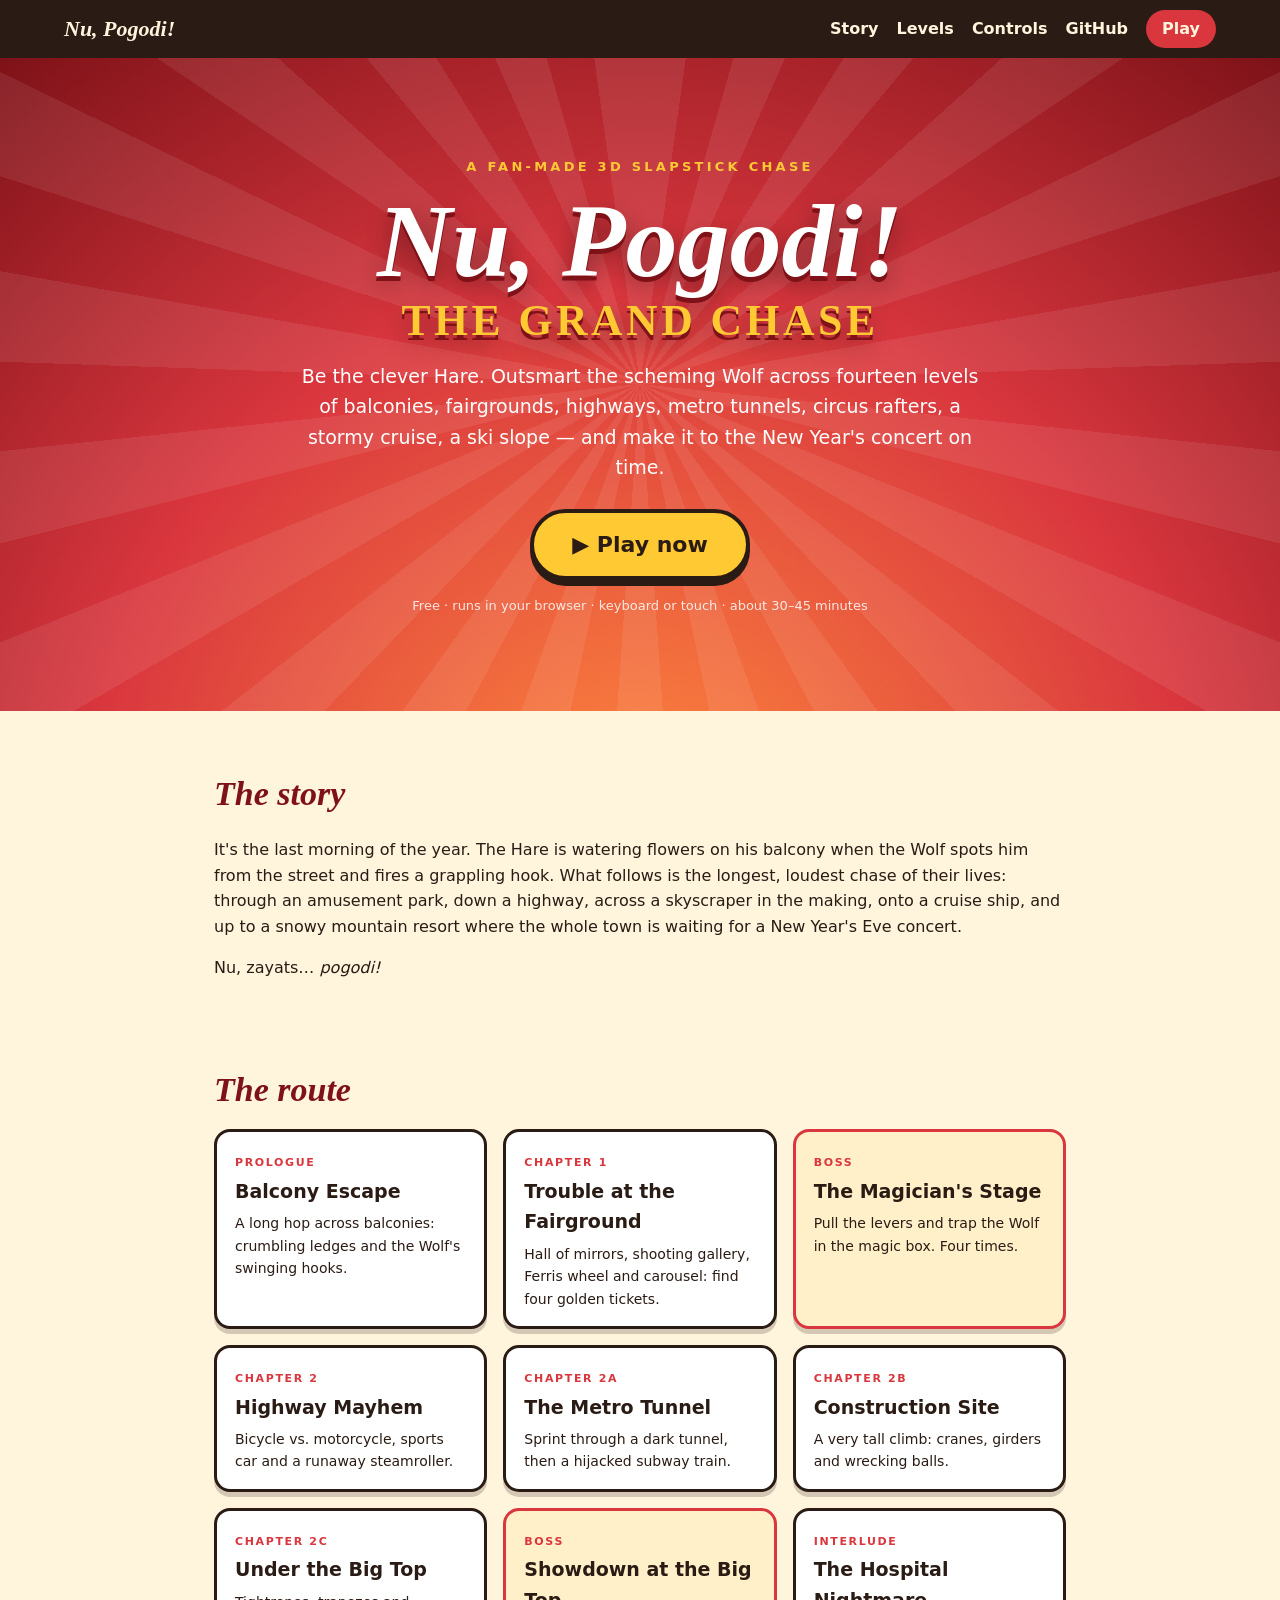
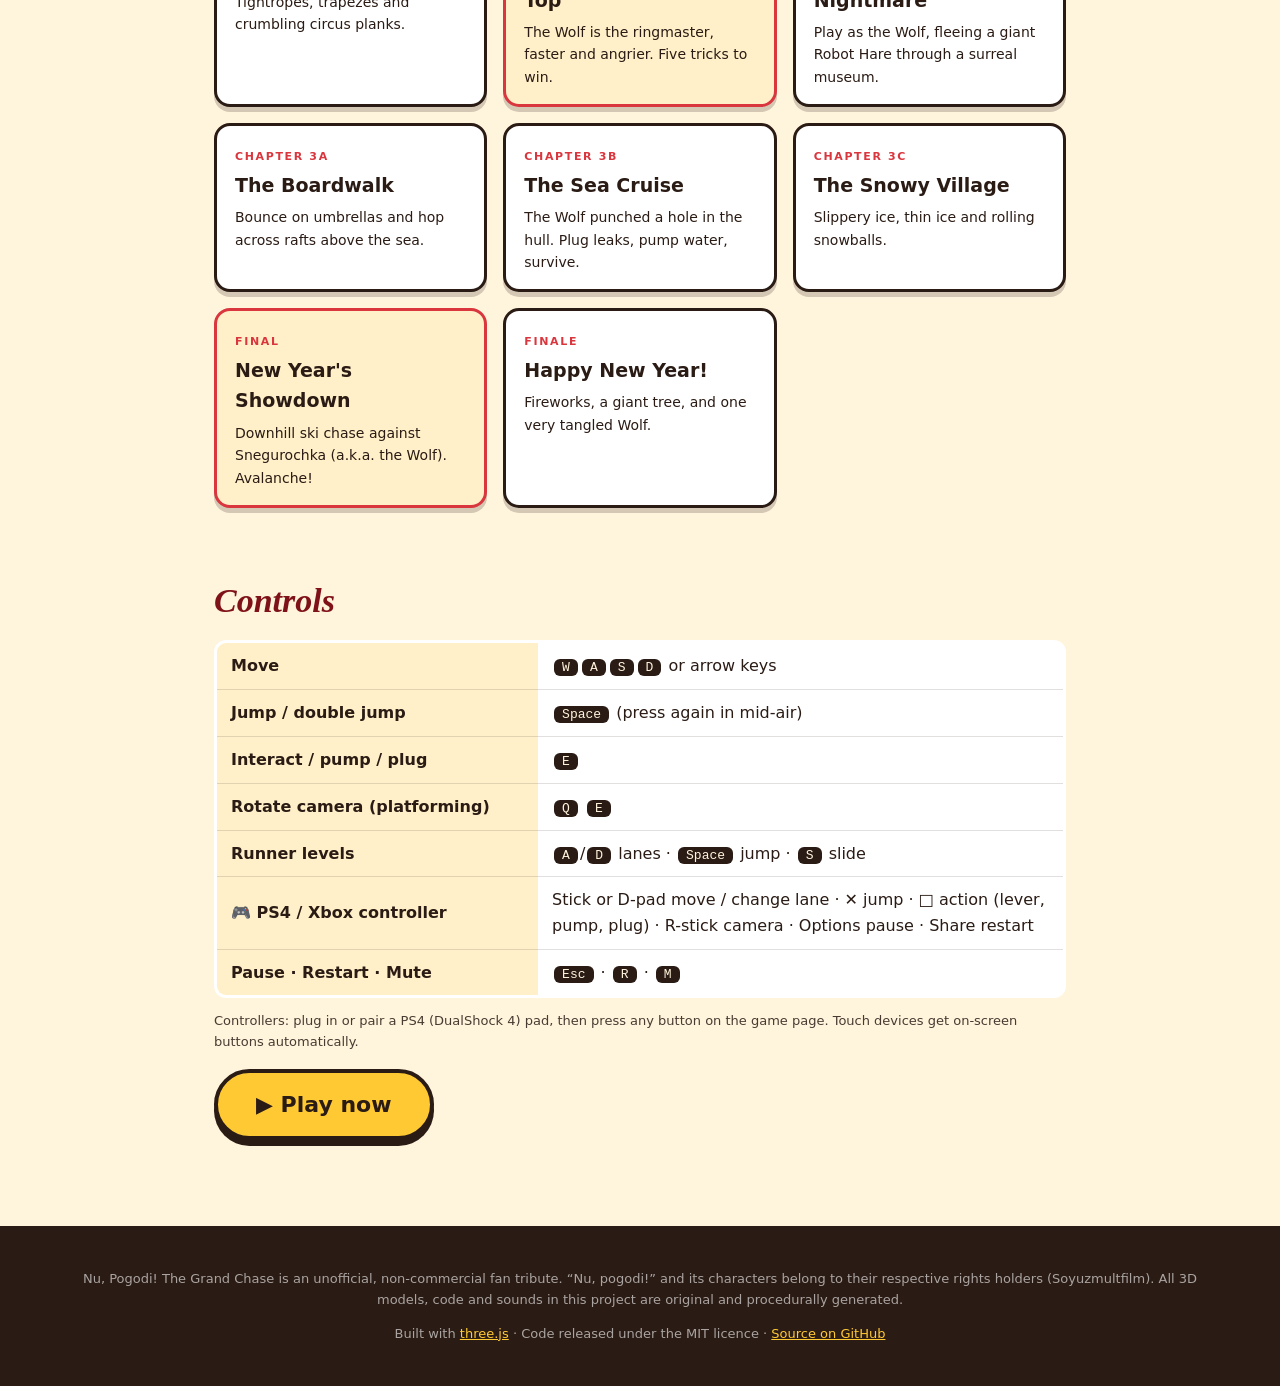
<file: index.html>
﻿<!doctype html>
<html lang="en">
<head>
  <meta charset="utf-8">
  <meta name="viewport" content="width=device-width, initial-scale=1">
  <title>Nu, Pogodi! The Grand Chase – a free 3D browser game</title>
  <meta name="description" content="Nu, Pogodi! The Grand Chase: a free, fan-made 3D slapstick action-platformer. Outwit the Wolf across six locations and reach the New Year's concert on time. Plays in your browser.">
  <meta property="og:title" content="Nu, Pogodi! The Grand Chase">
  <meta property="og:description" content="Free fan-made 3D slapstick chase game – play instantly in your browser.">
  <meta property="og:type" content="website">
  <link rel="icon" href="favicon.svg" type="image/svg+xml">
  <link rel="stylesheet" href="css/site.css">
</head>
<body>
  <header class="top">
    <a class="brand" href="#top">Nu, Pogodi!</a>
    <nav>
      <a href="#story">Story</a><a href="#levels">Levels</a><a href="#controls">Controls</a>
      <a id="gh-link" href="https://github.com/" rel="noopener">GitHub</a>
      <a class="cta-s" href="play.html">Play</a>
    </nav>
  </header>

  <main id="top">
    <section class="hero">
      <div class="burst" aria-hidden="true"></div>
      <p class="kicker">A fan-made 3D slapstick chase</p>
      <h1>Nu, Pogodi!<small>The Grand Chase</small></h1>
      <p class="lead">Be the clever Hare. Outsmart the scheming Wolf across fourteen levels of balconies, fairgrounds, highways, metro tunnels, circus rafters, a stormy cruise, a ski slope — and make it to the New Year's concert on time.</p>
      <p><a class="cta" href="play.html">▶ Play now</a></p>
      <p class="fine">Free · runs in your browser · keyboard or touch · about 30–45 minutes</p>
    </section>

    <section id="story" class="wrap">
      <h2>The story</h2>
      <p>It's the last morning of the year. The Hare is watering flowers on his balcony when the Wolf spots him from the street and fires a grappling hook. What follows is the longest, loudest chase of their lives: through an amusement park, down a highway, across a skyscraper in the making, onto a cruise ship, and up to a snowy mountain resort where the whole town is waiting for a New Year's Eve concert.</p>
      <p>Nu, zayats… <em>pogodi!</em></p>
    </section>

    <section id="levels" class="wrap">
      <h2>The route</h2>
      <div class="grid">
        <article><span>Prologue</span><h3>Balcony Escape</h3><p>A long hop across balconies: crumbling ledges and the Wolf's swinging hooks.</p></article>
        <article><span>Chapter 1</span><h3>Trouble at the Fairground</h3><p>Hall of mirrors, shooting gallery, Ferris wheel and carousel: find four golden tickets.</p></article>
        <article class="boss"><span>Boss</span><h3>The Magician's Stage</h3><p>Pull the levers and trap the Wolf in the magic box. Four times.</p></article>
        <article><span>Chapter 2</span><h3>Highway Mayhem</h3><p>Bicycle vs. motorcycle, sports car and a runaway steamroller.</p></article>
        <article><span>Chapter 2a</span><h3>The Metro Tunnel</h3><p>Sprint through a dark tunnel, then a hijacked subway train.</p></article>
        <article><span>Chapter 2b</span><h3>Construction Site</h3><p>A very tall climb: cranes, girders and wrecking balls.</p></article>
        <article><span>Chapter 2c</span><h3>Under the Big Top</h3><p>Tightropes, trapezes and crumbling circus planks.</p></article>
        <article class="boss"><span>Boss</span><h3>Showdown at the Big Top</h3><p>The Wolf is the ringmaster, faster and angrier. Five tricks to win.</p></article>
        <article><span>Interlude</span><h3>The Hospital Nightmare</h3><p>Play as the Wolf, fleeing a giant Robot Hare through a surreal museum.</p></article>
        <article><span>Chapter 3a</span><h3>The Boardwalk</h3><p>Bounce on umbrellas and hop across rafts above the sea.</p></article>
        <article><span>Chapter 3b</span><h3>The Sea Cruise</h3><p>The Wolf punched a hole in the hull. Plug leaks, pump water, survive.</p></article>
        <article><span>Chapter 3c</span><h3>The Snowy Village</h3><p>Slippery ice, thin ice and rolling snowballs.</p></article>
        <article class="boss"><span>Final</span><h3>New Year's Showdown</h3><p>Downhill ski chase against Snegurochka (a.k.a. the Wolf). Avalanche!</p></article>
        <article><span>Finale</span><h3>Happy New Year!</h3><p>Fireworks, a giant tree, and one very tangled Wolf.</p></article>
      </div>
    </section>

    <section id="controls" class="wrap">
      <h2>Controls</h2>
      <table>
        <tr><th>Move</th><td><kbd>W</kbd><kbd>A</kbd><kbd>S</kbd><kbd>D</kbd> or arrow keys</td></tr>
        <tr><th>Jump / double jump</th><td><kbd>Space</kbd> (press again in mid-air)</td></tr>
        <tr><th>Interact / pump / plug</th><td><kbd>E</kbd></td></tr>
        <tr><th>Rotate camera (platforming)</th><td><kbd>Q</kbd> <kbd>E</kbd></td></tr>
        <tr><th>Runner levels</th><td><kbd>A</kbd>/<kbd>D</kbd> lanes · <kbd>Space</kbd> jump · <kbd>S</kbd> slide</td></tr>
        <tr><th>🎮 PS4 / Xbox controller</th><td>Stick or D-pad move / change lane · ✕ jump · □ action (lever, pump, plug) · R-stick camera · Options pause · Share restart</td></tr>
        <tr><th>Pause · Restart · Mute</th><td><kbd>Esc</kbd> · <kbd>R</kbd> · <kbd>M</kbd></td></tr>
      </table>
      <p class="fine">Controllers: plug in or pair a PS4 (DualShock 4) pad, then press any button on the game page. Touch devices get on-screen buttons automatically.</p>
      <p><a class="cta" href="play.html">▶ Play now</a></p>
    </section>
  </main>

  <footer>
    <p>Nu, Pogodi! The Grand Chase is an unofficial, non-commercial fan tribute. “Nu, pogodi!” and its characters belong to their respective rights holders (Soyuzmultfilm). All 3D models, code and sounds in this project are original and procedurally generated.</p>
    <p>Built with <a href="https://threejs.org" rel="noopener">three.js</a> · Code released under the MIT licence · <a id="gh-link2" href="https://github.com/" rel="noopener">Source on GitHub</a></p>
  </footer>

  <script>
    // Point the GitHub links at the repo this site is served from (github.io/<user>/<repo>/)
    (function () {
      var h = location.hostname, m = h.match(/^([^.]+)\.github\.io$/);
      if (!m) return;
      var repo = location.pathname.split('/').filter(Boolean)[0];
      var url = 'https://github.com/' + m[1] + (repo ? '/' + repo : '');
      ['gh-link', 'gh-link2'].forEach(function (id) { var a = document.getElementById(id); if (a) a.href = url; });
    })();
  </script>
</body>
</html>
</file>
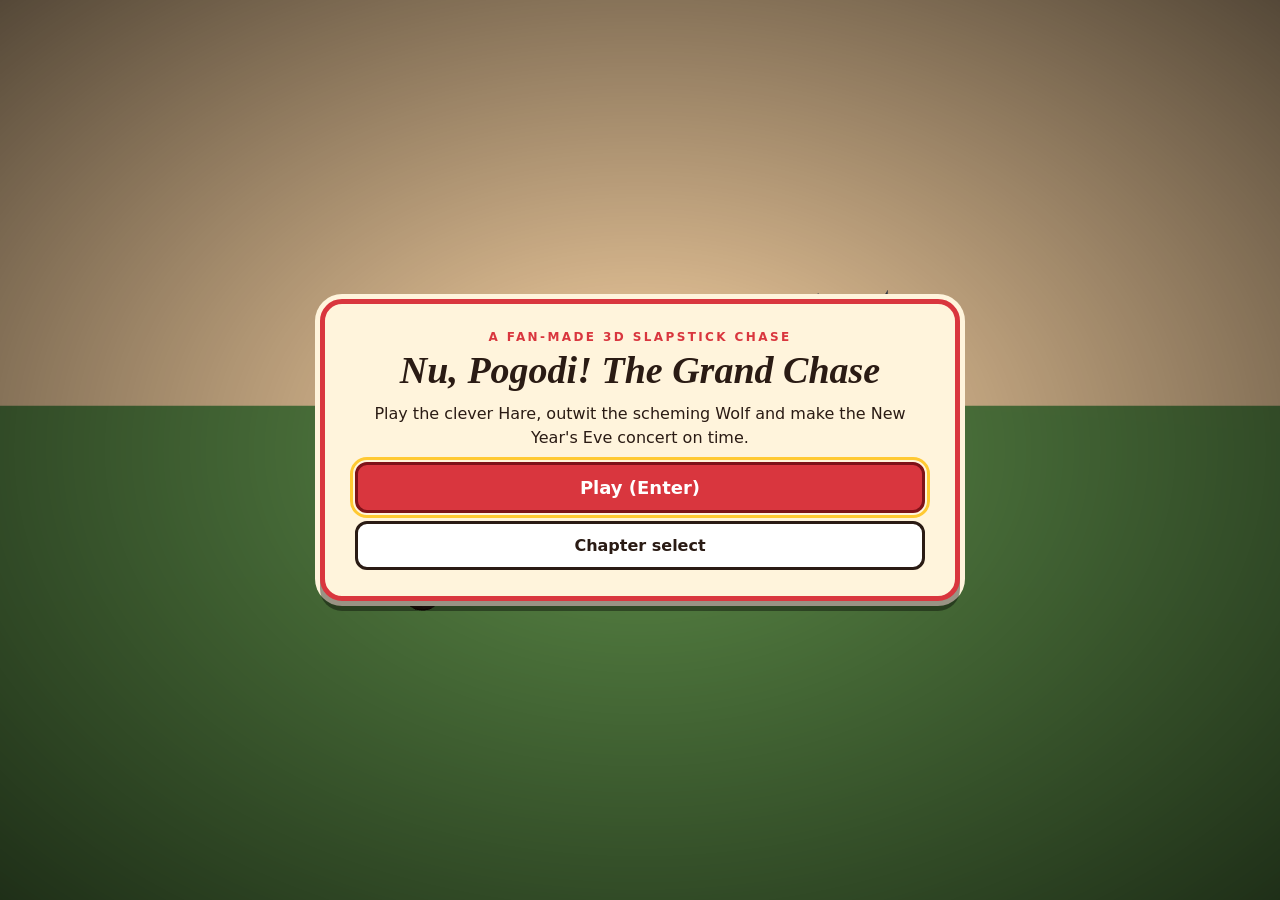
<file: play.html>
<!doctype html>
<html lang="en">
<head>
  <meta charset="utf-8">
  <meta name="viewport" content="width=device-width, initial-scale=1, maximum-scale=1, user-scalable=no">
  <title>Play – Nu, Pogodi! The Grand Chase</title>
  <meta name="description" content="Play Nu, Pogodi! The Grand Chase – a free fan-made 3D slapstick chase game in your browser.">
  <link rel="icon" href="favicon.svg" type="image/svg+xml">
  <link rel="stylesheet" href="css/game.css">
  <script type="importmap">
    { "imports": { "three": "./vendor/three.module.js" } }
  </script>
</head>
<body>
  <canvas id="c"></canvas>

  <div id="hud" class="hidden">
    <div id="hud-top">
      <a class="home" href="index.html" title="Back to website">⌂</a>
      <div id="hud-title"></div>
      <div id="hud-info"></div>
    </div>
    <div id="bars">
      <div id="bar-a" class="bar hidden"><span></span><div><i></i></div></div>
      <div id="bar-b" class="bar hidden"><span></span><div><i></i></div></div>
    </div>
    <div id="hint"></div>
    <div id="toast"></div>
    <div id="keys-help">Esc: pause • R: restart • M: mute</div>
  </div>

  <div id="touch">
    <div class="pad left">
      <button data-key="KeyW">▲</button>
      <button data-key="KeyA">◀</button>
      <button data-key="KeyS">▼</button>
      <button data-key="KeyD">▶</button>
    </div>
    <div class="pad right">
      <button data-key="KeyE">E</button>
      <button data-key="Space" class="big">JUMP</button>
    </div>
  </div>

  <div id="card-wrap" class="hidden"><div id="card"></div></div>
  <div id="fatal" class="hidden"><div><h2>The game could not start</h2><p id="fatal-msg"></p></div></div>
  <script>
    (function () {
      var box = document.getElementById('fatal'), msg = document.getElementById('fatal-msg');
      function show(t) { msg.innerHTML = t; box.classList.remove('hidden'); }
      if (location.protocol === 'file:') {
        show('Browsers block game scripts when a page is opened straight from a folder.<br><br><b>Fix:</b> double-click <code>PLAY.bat</code> in the game folder (it starts a tiny local server and opens the game), or play online on the website.');
        return;
      }
      addEventListener('error', function (e) { show('Something went wrong: ' + (e.message || 'script error') + '<br>Try a modern browser (Chrome, Edge, Firefox) with WebGL enabled.'); });
      setTimeout(function () { if (!window.__game) show('The game is taking too long to load. Check your connection and reload the page.'); }, 8000);
    })();
  </script>
  <noscript><p style="color:#fff;padding:2rem">This game needs JavaScript and WebGL.</p></noscript>

  <script type="module" src="js/main.js"></script>
</body>
</html>
</file>
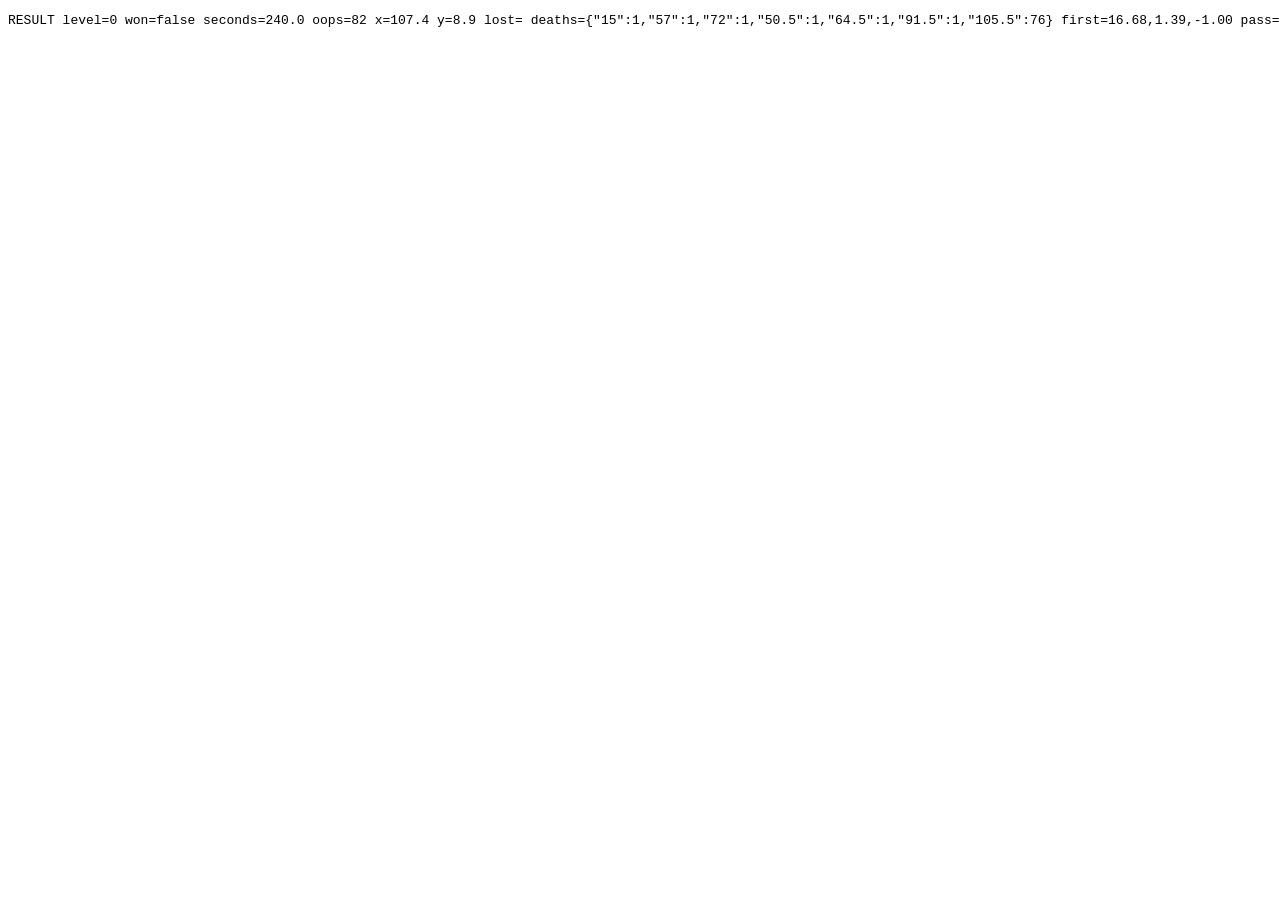
<file: tests/bot.html>
<!doctype html><meta charset="utf-8"><title>bot</title>
<script type="importmap">{ "imports": { "three": "../vendor/three.module.js" } }</script>
<div style="display:none"><span id="hud-title"></span><span id="hud-info"></span><div id="hint"></div><div id="toast"></div>
<div id="bar-a"><span></span><div><i></i></div></div><div id="bar-b"><span></span><div><i></i></div></div></div>
<pre id="out">running</pre>
<script type="module">
import { THREE, input, endFrame } from '../js/common.js';
import { LEVELS } from '../js/levels.js';
const n = +new URLSearchParams(location.search).get('level');
let won = false, lost = '';
const ctx = { camera: new THREE.PerspectiveCamera(), win() { won = true; }, lose(m) { lost = m; } };
const lv = LEVELS[n].make(ctx);
if (new URLSearchParams(location.search).has('nohaz')) lv.hazards = [];
const q = new URLSearchParams(location.search); if (q.has('sx')) { lv.pos.set(+q.get('sx'), 0.1, 0); lv.got = 99; }
const deaths = {}; let lastG = 0;
const dt = 1 / 60; let steps = 0, last = 0;
const press = (k) => { input.hit[k] = true; input.down[k] = true; };
for (; steps < 60 * 240 && !won; steps++) {
  input.down = {}; input.down.KeyD = true;
  if (lv.grounded) {
    const g = lv.ground; const edge = g.maxx - lv.pos.x;
    const next = lv.platforms.some((p) => p !== g && p.minx > g.maxx - 0.1 && p.minx - g.maxx < 6 && p.maxy - g.maxy < 4.5);
    if (edge < 0.45 && next) press('Space');
    const step = lv.platforms.some((p) => p !== g && p.maxy > g.maxy + 0.3 && p.maxy < g.maxy + 4 && p.minx - lv.pos.x > 0.2 && p.minx - lv.pos.x < 1.0 && Math.abs(p.cur.z - lv.pos.z) < p.d / 2);
    if (step) press('Space');
  } else {
    if (lv.vel.y > 0) input.down.Space = true;
    const tgt = lv.platforms.filter((p) => p.maxx > lv.pos.x && p.minx - lv.pos.x < 7).sort((a, b) => a.minx - b.minx)[0];
    if (tgt && lv.vel.y < -1 && lv.jumps < 2 && lv.pos.y < tgt.maxy - 0.2 && tgt.minx - lv.pos.x < 3.5) press('Space');
  }
  if (Math.abs(lv.pos.x-80)<0.1 && !window.pass) window.pass = lv.pos.toArray().map(v=>v.toFixed(2)).join(',')+' goal='+lv.goalPos.toArray().join(',');
  const pp = lv.pos.clone(); lv.update(dt); endFrame(); if (lv.oops !== last && !window.firstDeath) window.firstDeath = pp.toArray().map(v => v.toFixed(2)).join(',');
  if (lv.grounded) lastG = lv.ground.cur.x;
  if (lv.oops !== last) { last = lv.oops; deaths[lastG] = (deaths[lastG] || 0) + 1; }
}
document.getElementById('out').textContent = 'RESULT'+` level=${n} won=${won} seconds=${(steps / 60).toFixed(1)} oops=${lv.oops} x=${lv.pos.x.toFixed(1)} y=${lv.pos.y.toFixed(1)} lost=${lost} deaths=${JSON.stringify(deaths)} first=${window.firstDeath} pass=${window.pass}`;
</script>
</file>
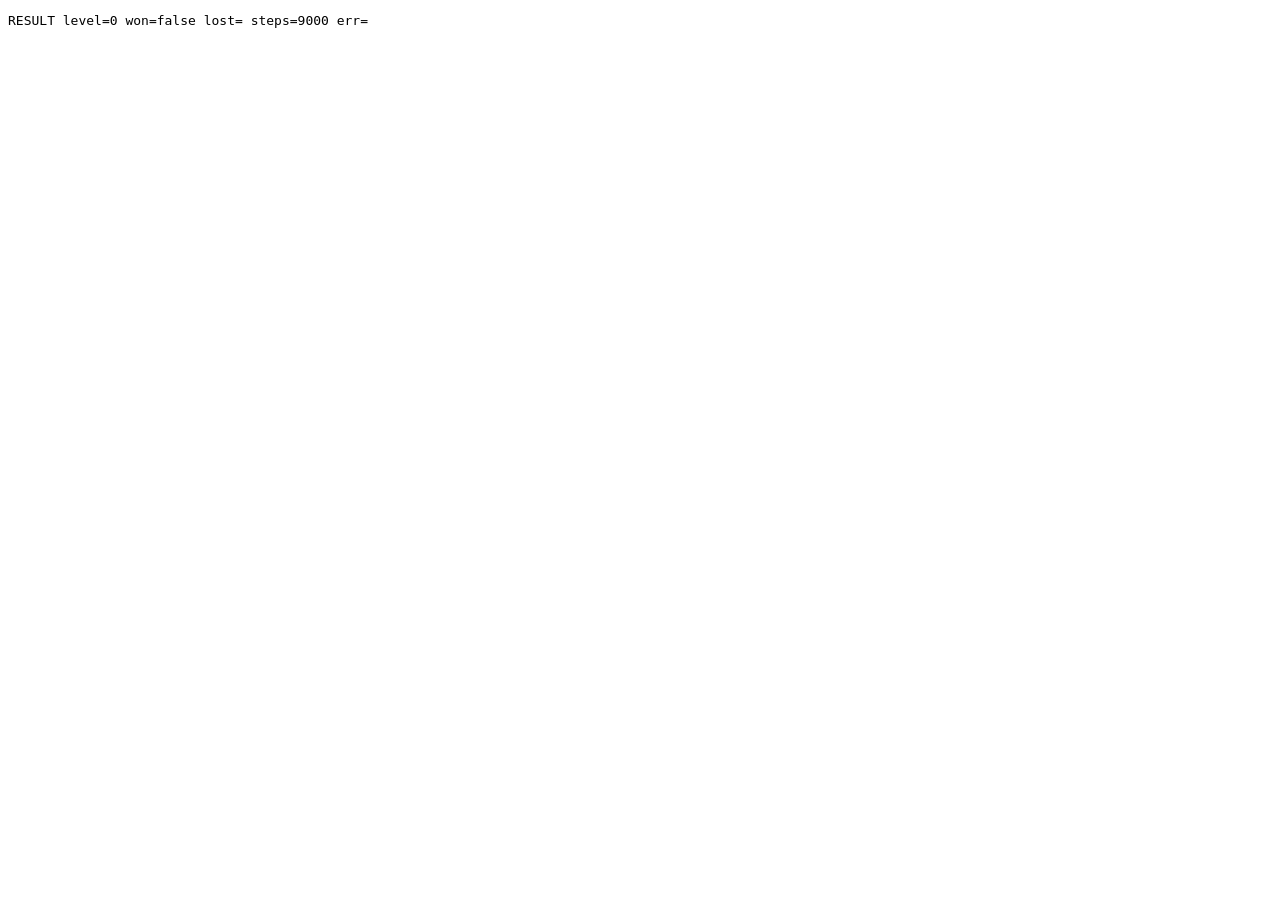
<file: tests/sim.html>
<!doctype html><meta charset="utf-8"><title>sim</title>
<script type="importmap">{ "imports": { "three": "../vendor/three.module.js" } }</script>
<div style="display:none"><span id="hud-title"></span><span id="hud-info"></span><div id="hint"></div><div id="toast"></div>
<div id="bar-a"><span></span><div><i></i></div></div><div id="bar-b"><span></span><div><i></i></div></div></div>
<pre id="out">running</pre>
<script type="module">
import { THREE, input, endFrame } from '../js/common.js';
import { LEVELS } from '../js/levels.js';
const q = new URLSearchParams(location.search); const n = +q.get('level');
let won = false, lost = '', err = '';
const ctx = { camera: new THREE.PerspectiveCamera(), win() { won = true; }, lose(m) { lost = m; } };
let steps = 0, lv;
try {
  lv = LEVELS[n].make(ctx);
  if (lv.cfg && lv.cfg.length) { lv.cfg.hitPenalty = 0; lv.cfg.gapMax = 99; lv.gap = 50; }
  for (; steps < 60 * 150 && !won && !lost; steps++) {
    input.down = {};
    if (q.has('hold')) input.down.KeyE = true;
    const go = (tx, tz) => { const dx = tx - lv.pos.x, dz = tz - lv.pos.z; if (Math.abs(dx) > 0.3) input.down[dx > 0 ? 'KeyD' : 'KeyA'] = true; if (Math.abs(dz) > 0.3) input.down[dz > 0 ? 'KeyS' : 'KeyW'] = true; return Math.hypot(dx, dz); };
    if (q.has('shipbot')) {
      const open = lv.leaks.filter((l) => l.state === 'open').sort((a, b) => Math.hypot(a.pos.x - lv.pos.x, a.pos.z - lv.pos.z) - Math.hypot(b.pos.x - lv.pos.x, b.pos.z - lv.pos.z))[0];
      const tgt = open ? { x: open.pos.x + (open.edge === 'back' ? 0 : (open.pos.x < 0 ? 1 : -1)), z: open.pos.z + (open.edge === 'back' ? 1.2 : 0) } : { x: lv.pumpPos.x + 1, z: lv.pumpPos.z };
      const d = go(tgt.x, tgt.z); if (d < 0.8) input.down.KeyE = true;
    }
    if (q.has('arenabot')) {
      if (lv.padOpen > 0) { const m = Math.hypot(lv.pos.x, lv.pos.z) || 1; go(-lv.pos.x / m * 11, -lv.pos.z / m * 11); }
      else { const l = lv.levers.filter((x) => x.cd <= 0).sort((a, b) => Math.hypot(a.x - lv.pos.x, a.z - lv.pos.z) - Math.hypot(b.x - lv.pos.x, b.z - lv.pos.z))[0]; if (l) { const d = go(l.x, l.z); if (d < 1.2) input.hit.KeyE = true; } }
    }
    if (lv.cfg && lv.cfg.length) { lv.gap = Math.max(lv.gap, 8); if (steps % 50 === 0) input.hit.Space = true; if (steps % 90 === 0) input.hit.KeyA = true; if (steps % 130 === 0) input.hit.KeyD = true; }
    lv.update(1 / 60); endFrame();
  }
} catch (e) { err = e.stack.split('\n').slice(0, 3).join(' | '); }
document.getElementById('out').textContent = `RESULT level=${n} won=${won} lost=${lost} steps=${steps} err=${err}`;
</script>
</file>
<file: css/site.css>
:root { --red:#d9363e; --dark:#7e1218; --cream:#fff4dc; --ink:#2a1b14; --gold:#ffc933; --sky:#ffd9a8; }
* { box-sizing: border-box; }
html { scroll-behavior: smooth; }
body { margin: 0; background: var(--cream); color: var(--ink); font-family: "Trebuchet MS", "Segoe UI", system-ui, sans-serif; line-height: 1.6; }
a { color: var(--red); }
.top { position: sticky; top: 0; z-index: 5; display: flex; align-items: center; justify-content: space-between; gap: 12px; padding: 10px 5vw; background: var(--ink); color: var(--cream); }
.top a { color: var(--cream); text-decoration: none; font-weight: 700; }
.brand { font-family: Georgia, serif; font-style: italic; font-size: 22px; }
.top nav { display: flex; gap: 18px; align-items: center; flex-wrap: wrap; }
.top nav a:hover { color: var(--gold); }
.cta-s { background: var(--red); padding: 6px 16px; border-radius: 999px; }

.hero { position: relative; overflow: hidden; text-align: center; padding: 11vh 6vw 9vh; color: #fff; background: radial-gradient(circle at 50% 120%, #ff8a3d, var(--red) 55%, var(--dark)); }
.burst { position: absolute; inset: -50%; background: repeating-conic-gradient(#ffffff14 0 8deg, #0000 8deg 16deg); animation: spin 90s linear infinite; }
@keyframes spin { to { transform: rotate(360deg); } }
.hero > *:not(.burst) { position: relative; }
.kicker { text-transform: uppercase; letter-spacing: .25em; font-size: 13px; font-weight: 800; color: var(--gold); margin: 0; }
h1 { font-family: Georgia, "Times New Roman", serif; font-style: italic; font-size: clamp(44px, 10vw, 104px); line-height: 1; margin: 12px 0 18px; text-shadow: 0 5px 0 var(--dark), 0 10px 24px #0006; }
h1 small { display: block; font-size: .42em; letter-spacing: .08em; color: var(--gold); margin-top: 6px; font-style: normal; font-weight: 900; text-transform: uppercase; }
.lead { max-width: 680px; margin: 0 auto 26px; font-size: 19px; }
.cta { display: inline-block; background: var(--gold); color: var(--ink); text-decoration: none; font-weight: 900; font-size: 22px; padding: 14px 38px; border-radius: 999px; border: 4px solid var(--ink); box-shadow: 0 6px 0 var(--ink); transition: transform .1s, box-shadow .1s; }
.cta:hover { transform: translateY(3px); box-shadow: 0 3px 0 var(--ink); }
.fine { font-size: 13px; opacity: .85; }

.wrap { max-width: 980px; margin: 0 auto; padding: 56px 5vw 10px; }
h2 { font-family: Georgia, serif; font-style: italic; font-size: 34px; margin: 0 0 12px; color: var(--dark); }
.grid { display: grid; grid-template-columns: repeat(auto-fill, minmax(250px, 1fr)); gap: 16px; }
article { background: #fff; border: 3px solid var(--ink); border-radius: 16px; padding: 16px 18px; box-shadow: 0 5px 0 #2a1b1433; }
article span { font-size: 11px; font-weight: 800; letter-spacing: .15em; text-transform: uppercase; color: var(--red); }
article h3 { margin: 2px 0 6px; font-size: 19px; }
article p { margin: 0; font-size: 14px; }
article.boss { background: #fff0c9; border-color: var(--red); }
table { border-collapse: collapse; width: 100%; background: #fff; border-radius: 12px; overflow: hidden; border: 3px solid var(--ink); }
th, td { padding: 10px 14px; text-align: left; border-bottom: 1px solid #2a1b1422; }
th { width: 38%; background: #fff0c9; }
kbd { background: var(--ink); color: var(--cream); border-radius: 6px; padding: 1px 8px; margin: 0 2px; font-size: 13px; }
footer { margin-top: 60px; padding: 30px 6vw; background: var(--ink); color: #fff9; font-size: 13px; text-align: center; }
footer a { color: var(--gold); }
@media (prefers-reduced-motion: reduce) { .burst { animation: none; } html { scroll-behavior: auto; } }
</file>
<file: css/game.css>
:root { --red:#d9363e; --cream:#fff4dc; --ink:#2a1b14; --gold:#ffc933; }
* { box-sizing: border-box; }
html, body { margin: 0; height: 100%; overflow: hidden; background: #1a1018; font-family: "Trebuchet MS", "Segoe UI", system-ui, sans-serif; color: var(--cream); user-select: none; -webkit-user-select: none; touch-action: none; }
#c { position: fixed; inset: 0; width: 100%; height: 100%; display: block; }
.hidden { display: none !important; }

#hud { position: fixed; inset: 0; pointer-events: none; }
#hud-top { display: flex; gap: 14px; align-items: center; padding: 10px 14px; background: linear-gradient(#000a, transparent); }
#hud-top .home { pointer-events: auto; color: var(--cream); text-decoration: none; font-size: 22px; line-height: 1; padding: 4px 9px; border: 2px solid #fff5; border-radius: 8px; }
#hud-title { font-weight: 800; letter-spacing: .02em; text-shadow: 0 2px 0 #0008; }
#hud-info { margin-left: auto; font-size: 17px; text-shadow: 0 2px 0 #0008; }
#hud-info b { color: var(--gold); }

#bars { position: absolute; top: 56px; left: 50%; transform: translateX(-50%); width: min(520px, 80vw); display: grid; gap: 8px; }
.bar span { display: block; font-size: 12px; text-transform: uppercase; letter-spacing: .12em; opacity: .9; margin-bottom: 2px; text-shadow: 0 1px 0 #000a; }
.bar div { height: 12px; border-radius: 8px; background: #0007; border: 2px solid #fff6; overflow: hidden; }
.bar i { display: block; height: 100%; width: 0; background: linear-gradient(90deg, #7be08c, #2fbf5b); transition: width .1s; }
.bar.danger i { background: linear-gradient(90deg, #ff9a5a, #e8362b); }

#hint { position: absolute; bottom: 24%; left: 50%; transform: translateX(-50%); padding: 8px 18px; border-radius: 999px; background: #000b; font-weight: 700; opacity: 0; transition: opacity .15s; }
#hint.on { opacity: 1; }
#toast { position: absolute; bottom: 12%; left: 50%; transform: translate(-50%, 12px); max-width: min(720px, 90vw); text-align: center; padding: 10px 20px; border-radius: 14px; background: #1a0f14e6; border: 2px solid var(--gold); font-weight: 700; opacity: 0; transition: opacity .2s, transform .2s; }
#toast.on { opacity: 1; transform: translate(-50%, 0); }
#keys-help { position: absolute; right: 14px; bottom: 8px; font-size: 12px; opacity: .6; }

#card-wrap { position: fixed; inset: 0; display: grid; place-items: center; background: radial-gradient(#0000, #000a); padding: 16px; overflow: auto; }
#card { width: min(640px, 100%); max-height: 100%; overflow: auto; background: var(--cream); color: var(--ink); border-radius: 22px; border: 5px solid var(--red); box-shadow: 0 10px 0 #0006, 0 0 0 5px var(--cream); padding: 26px 30px; text-align: center; }
#card .kicker { text-transform: uppercase; letter-spacing: .2em; font-size: 12px; font-weight: 800; color: var(--red); }
#card h2 { margin: 6px 0 10px; font-size: clamp(24px, 4.6vw, 38px); line-height: 1.1; font-family: Georgia, "Times New Roman", serif; font-style: italic; }
#card .body { margin: 0 0 12px; line-height: 1.5; font-size: 16px; white-space: pre-line; }
#card .controls { margin: 0 0 16px; font-size: 13px; background: #2a1b1410; padding: 8px 12px; border-radius: 10px; }
#card .btns { display: grid; gap: 8px; }
#card button { font: inherit; font-weight: 800; padding: 12px 16px; border-radius: 12px; border: 3px solid var(--ink); background: #fff; color: var(--ink); cursor: pointer; }
#card button:hover { background: #ffe9b5; }
#card button.primary { background: var(--red); color: #fff; border-color: #7e1218; font-size: 18px; }
#card button.primary:hover { background: #ee464e; }
#card button:focus-visible { outline: 3px solid var(--gold); outline-offset: 2px; }

#touch { display: none; }
@media (pointer: coarse) {
  #touch { display: block; position: fixed; inset: auto 0 0 0; height: 0; pointer-events: none; }
  .pad { position: fixed; bottom: 14px; display: grid; gap: 8px; pointer-events: auto; }
  .pad.left { left: 14px; grid-template: 1fr 1fr / repeat(3, 56px); grid-template-areas: ". w ." "a s d"; }
  .pad.left button:nth-child(1) { grid-area: w; } .pad.left button:nth-child(2) { grid-area: a; }
  .pad.left button:nth-child(3) { grid-area: s; } .pad.left button:nth-child(4) { grid-area: d; }
  .pad.right { right: 14px; grid-auto-flow: column; align-items: end; }
  .pad button { width: 56px; height: 56px; border-radius: 14px; border: 2px solid #fff8; background: #0006; color: #fff; font-weight: 800; font-size: 18px; }
  .pad button.big { width: 96px; height: 80px; }
  .pad button.on { background: var(--red); }
  #keys-help { display: none; }
}

#fatal { position: fixed; inset: 0; z-index: 20; display: grid; place-items: center; background: #1a1018; padding: 20px; text-align: center; }
#fatal > div { max-width: 560px; background: var(--cream); color: var(--ink); border: 5px solid var(--red); border-radius: 20px; padding: 24px 28px; line-height: 1.5; }
#fatal h2 { margin: 0 0 10px; font-family: Georgia, serif; font-style: italic; }
#fatal code { background: #2a1b1418; padding: 1px 6px; border-radius: 4px; }
</file>
